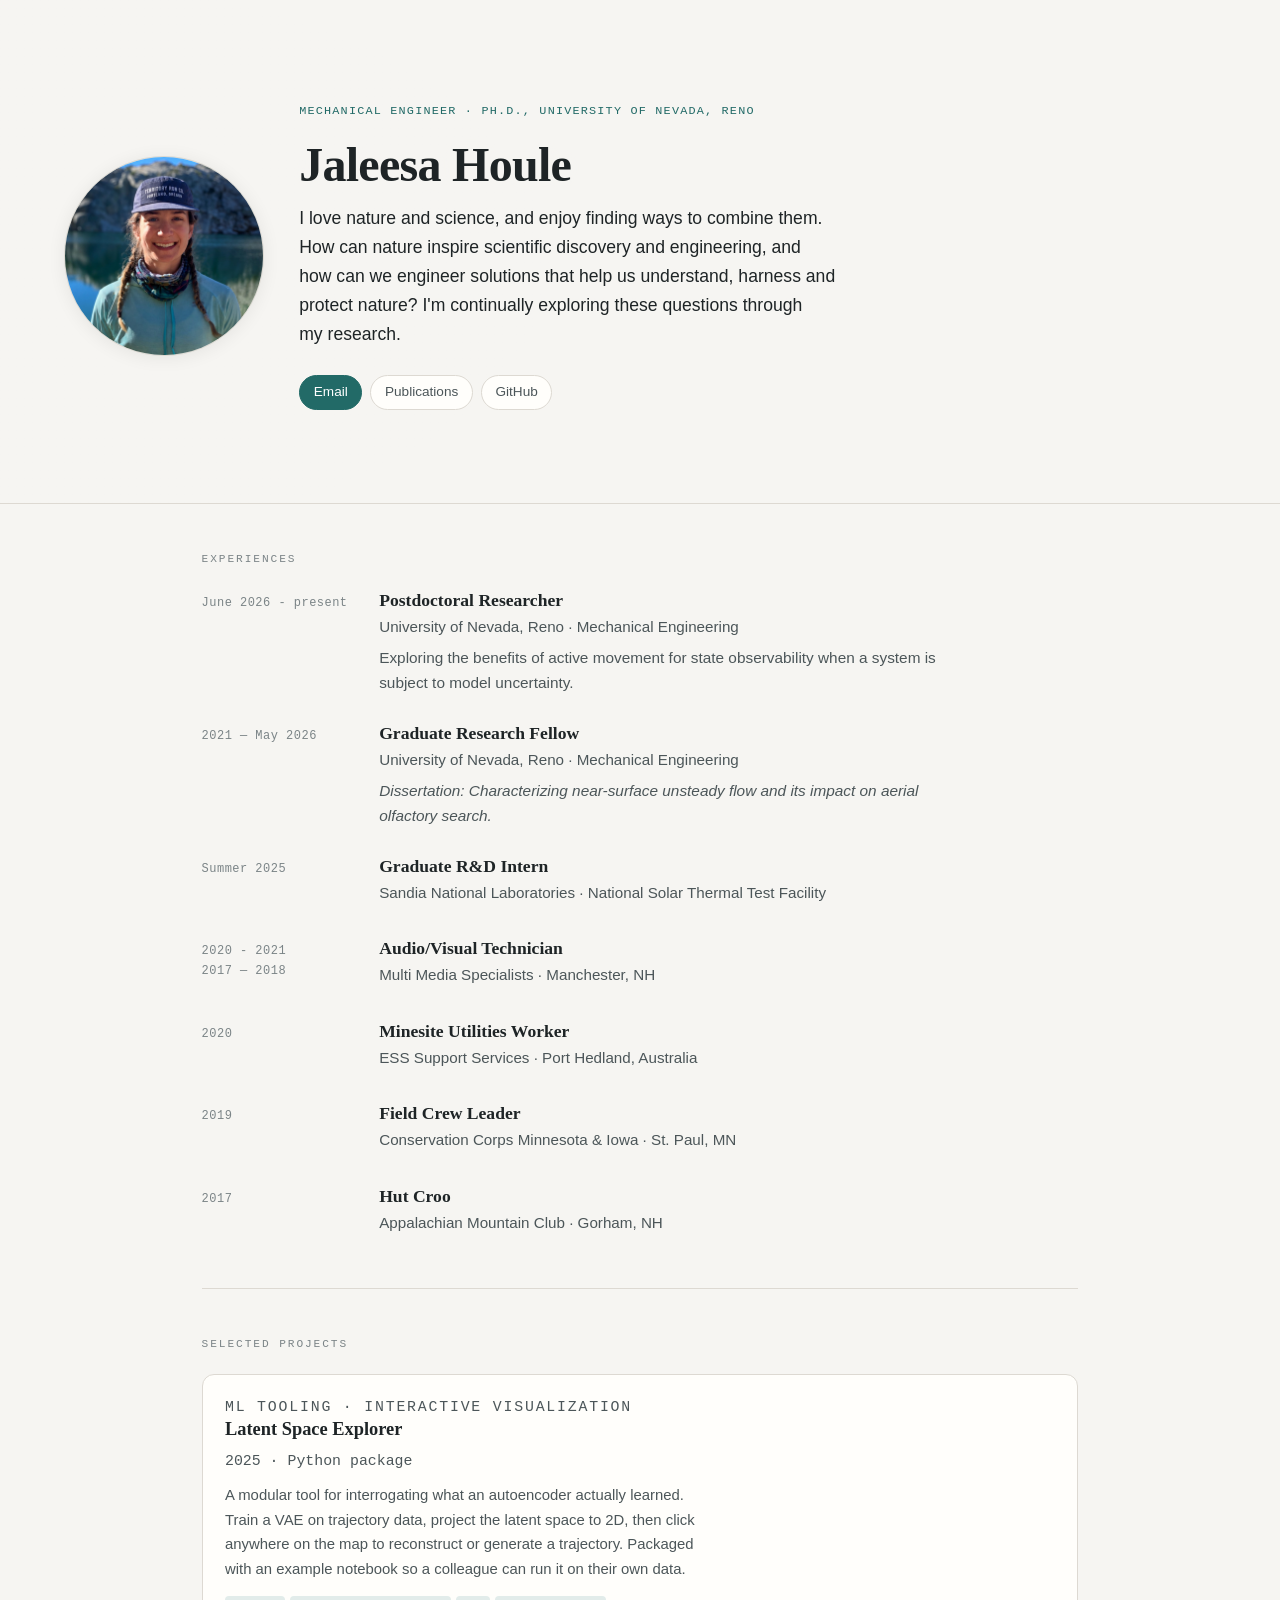
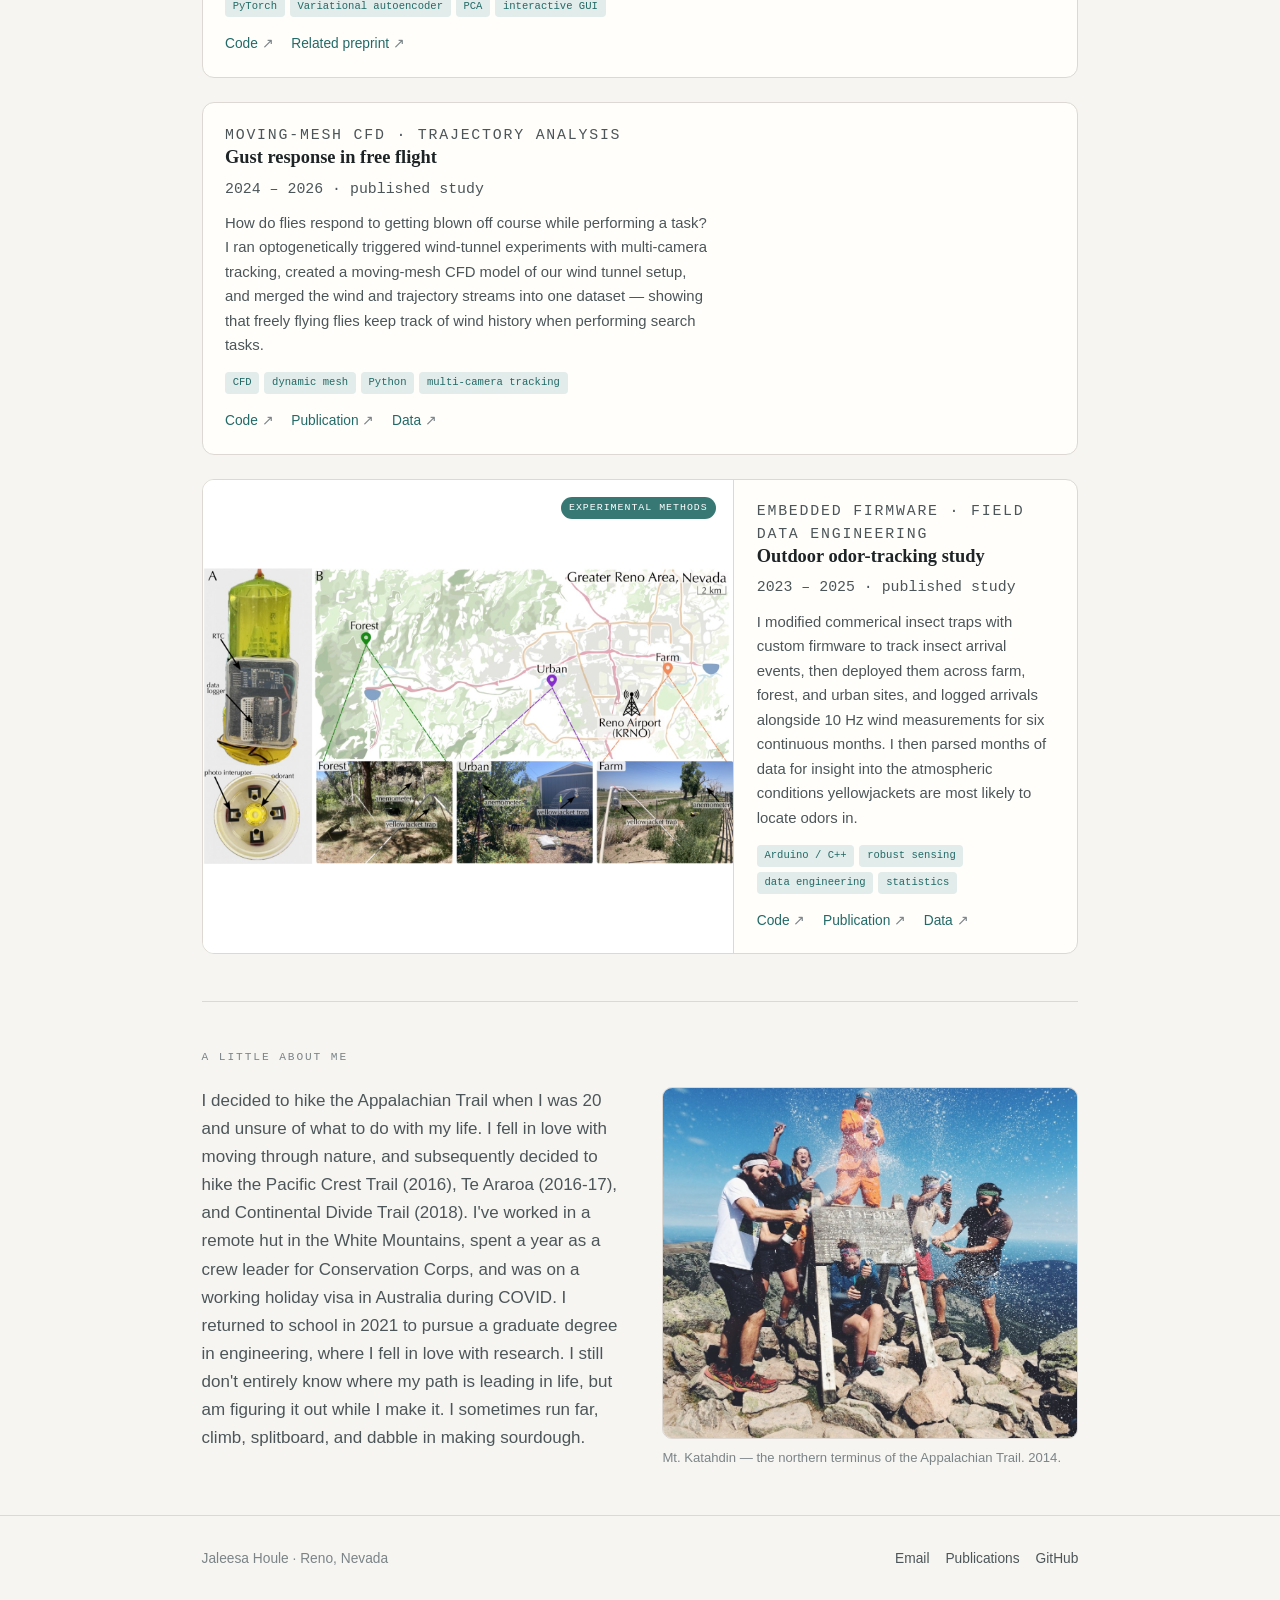
<file: index.html>
<!DOCTYPE html>
<html lang="en">
<head>
<meta charset="utf-8">
<meta name="viewport" content="width=device-width, initial-scale=1">
<title>Jaleesa Houle</title>
<meta name="description" content="Jaleesa Houle — mechanical engineer (Ph.D., University of Nevada, Reno) working across instrumentation, computational fluid dynamics, and machine learning for physical systems.">
<link rel="stylesheet" href="style.css">
<link rel="icon" href="data:image/svg+xml,<svg xmlns='http://www.w3.org/2000/svg' viewBox='0 0 100 100'><circle cx='50' cy='50' r='42' fill='%23226a67'/></svg>">
</head>
<body>

<header class="hero hero--video">
  <video class="hero-video" src="assets/banner-butterflies.mp4"
         poster="assets/banner-butterflies.jpg"
         autoplay muted loop playsinline preload="auto"
         aria-label="Butterflies swarming a rock cairn on a mountain summit"
         onerror="this.remove()"></video>
  <div class="hero-scrim" aria-hidden="true"></div>
  <div class="hero-inner">
    <div>
      <p class="kicker">Mechanical Engineer · Ph.D., University of Nevada, Reno</p>
      <h1>Jaleesa Houle</h1>
      <p class="lede">
        I love nature and science, and enjoy finding ways to combine them. 
        How can nature inspire scientific discovery and engineering, and how can we engineer solutions that help us understand, harness and protect nature? I'm continually exploring these questions through my research.
      </p>
      <div class="links">
        <a class="chip primary" href="mailto:jaleesa.houle@gmail.com">Email</a>
        <a class="chip" href="publications.html">Publications</a>
        <a class="chip" href="https://github.com/JaleesaHoule">GitHub</a>
      </div>
    </div>
    <div class="portrait">
      <img src="assets/headshot.jpg" alt="Jaleesa Houle"
           onerror="this.closest('.portrait').classList.add('is-empty')">
      <span class="initials">JH</span>
    </div>
  </div>
</header>


<main class="wrap">


  <section id="experience">
    <p class="section-label">Experiences</p>
    <div class="tl">


      <div class="tl-row">
        <div class="tl-when">June 2026 - present</div>
        <div>
          <h3>Postdoctoral Researcher</h3>
          <p class="tl-org">University of Nevada, Reno · Mechanical Engineering</p>
          <p class="tl-body">
           Exploring the benefits of active movement for state observability when a system is subject to model uncertainty.
          </p>
        </div>
      </div>

      <div class="tl-row">
        <div class="tl-when">2021 — May 2026</div>
        <div>
          <h3>Graduate Research Fellow</h3>
          <p class="tl-org">University of Nevada, Reno · Mechanical Engineering</p>
          <p class="tl-body">
          <i>Dissertation: Characterizing near-surface unsteady flow and its impact on aerial olfactory search. </i>
          </p>
        </div>
      </div>

      <div class="tl-row">
        <div class="tl-when">Summer 2025</div>
        <div>
          <h3>Graduate R&amp;D Intern</h3>
          <p class="tl-org">Sandia National Laboratories · National Solar Thermal Test Facility</p>
          <p class="tl-body">
          </p>
        </div>
      </div>

      <div class="tl-row">
        <div class="tl-when">2020 - 2021 <br> 2017 — 2018 </div>
        <div>
          <h3>Audio/Visual Technician</h3>
          <p class="tl-org">Multi Media Specialists · Manchester, NH</p>
          <p class="tl-body">
          </p>
        </div>
      </div>

      <div class="tl-row">
        <div class="tl-when">2020</div>
        <div>
          <h3>Minesite Utilities Worker</h3>
          <p class="tl-org">ESS Support Services · Port Hedland, Australia</p>
          <p class="tl-body">
          </p>
        </div>
      </div>

      <div class="tl-row">
        <div class="tl-when">2019</div>
        <div>
          <h3>Field Crew Leader</h3>
          <p class="tl-org">Conservation Corps Minnesota &amp; Iowa · St. Paul, MN</p>
          <p class="tl-body">
          </p>
        </div>
      </div>

      <div class="tl-row">
        <div class="tl-when">2017</div>
        <div>
          <h3>Hut Croo</h3>
          <p class="tl-org">Appalachian Mountain Club · Gorham, NH</p>
          <p class="tl-body">
          </p>
        </div>
      </div>
    </div>
  </section>

  <section id="projects">
    <p class="section-label">Selected projects</p>
    <div class="cards">

      <article class="card">
        <div class="card-media">
          <video src="assets/proj-latentexplorer.mp4" poster="assets/proj-latentexplorer.jpg"
                 autoplay muted loop playsinline preload="auto"
                 aria-label="Screen recording of the Latent Space Explorer GUI"
                 onerror="this.closest('.card-media').remove()"></video>
          <span class="media-badge">demo</span>
        </div>
        <div class="card-body">
          <p class="cat">ML tooling · interactive visualization</p>
          <h3>Latent Space Explorer</h3>
          <p class="card-when">2025 · Python package</p>
          <p>
            A modular tool for interrogating what an autoencoder actually learned. Train a VAE on
            trajectory data, project the latent space to 2D, then click anywhere on the map to
            reconstruct or generate a trajectory. Packaged with an example notebook so a colleague
            can run it on their own data.
          </p>
          <div class="tags"><span class="tag">PyTorch</span><span class="tag">Variational autoencoder</span><span class="tag">PCA</span><span class="tag">interactive GUI</span></div>
          <div class="card-links">
            <a href="https://github.com/JaleesaHoule/LatentSpaceExplorer">Code</a>
            <a href="https://doi.org/10.64898/2026.07.21.739673">Related preprint</a>
          </div>
        </div>
      </article>

      <article class="card">
        <div class="card-media card-media--ink">
          <video src="assets/proj-gustresponse.mp4" poster="assets/proj-gustresponse.jpg"
                 autoplay muted loop playsinline preload="auto"
                 aria-label="Measured flight trajectory overlaid on the simulated gust flow field"
                 onerror="this.closest('.card-media').remove()"></video>
          <span class="media-badge">CFD & trajectory overlayed</span>
        </div>
        <div class="card-body">
          <p class="cat">Moving-mesh CFD · trajectory analysis</p>
          <h3>Gust response in free flight</h3>
          <p class="card-when">2024 – 2026 · published study</p>
          <p>
            How do flies respond to getting blown off course while performing a task? I ran optogenetically triggered wind-tunnel
            experiments with multi-camera tracking, created a moving-mesh CFD model of our wind tunnel setup, and merged the wind and trajectory streams into
            one dataset — showing that freely flying flies keep track of wind history when performing search tasks.
          </p>
          <div class="tags"><span class="tag">CFD</span><span class="tag">dynamic mesh</span><span class="tag">Python</span><span class="tag">multi-camera tracking</span></div>
          <div class="card-links">
            <a href="https://github.com/JaleesaHoule/GustResponseOptoTracking">Code</a>
            <a href="https://doi.org/10.1242/jeb.252635">Publication</a>
            <a href="https://doi.org/10.5061/dryad.gb5mkkx4x">Data</a>
          </div>
        </div>
      </article>

      <article class="card">
        <div class="card-media">
          <img src="assets/proj-yellowjacket.jpg"
               alt="An instrumented trap with its datalogger and real-time clock labeled, beside a map of the three deployment sites — forest, urban, and farm — with photos of each installation"
               onerror="this.closest('.card-media').remove()">
           <span class="media-badge">experimental methods</span>     
        </div>
        <div class="card-body">
          <p class="cat">Embedded firmware · field data engineering</p>
          <h3>Outdoor odor-tracking study</h3>
          <p class="card-when">2023 – 2025 · published study</p>
          <p>
            I modified commerical insect traps with custom firmware to track insect arrival events, then deployed them across farm,
            forest, and urban sites, and logged arrivals alongside 10 Hz wind measurements for six continuous
            months. I then parsed months of data for insight into the atmospheric conditions yellowjackets are most likely to locate odors in.
          </p>
          <div class="tags"><span class="tag">Arduino / C++</span><span class="tag">robust sensing</span><span class="tag">data engineering</span><span class="tag">statistics</span> </div>  
          <div class="card-links">
            <a href="https://github.com/JaleesaHoule/YellowJacketTracking">Code</a>
            <a href="https://doi.org/10.1098/rsbl.2025.0603">Publication</a>
            <a href="https://doi.org/10.5061/dryad.wwpzgmsx0">Data</a>
          </div>
        </div>
      </article>

    </div>
  </section>
 
  <section id="beyond">
    <p class="section-label">A little about me</p>
    <div class="about">
      <div class="prose">
        <p>
          I decided to hike the Appalachian Trail when I was 20 and unsure of what to do with my life. I fell in love with moving through nature, and subsequently decided to hike the Pacific Crest Trail (2016), Te Araroa (2016-17), and Continental Divide Trail (2018). I've worked in a remote hut in the White Mountains, spent a year as a crew leader for Conservation Corps, and was on a working holiday visa in Australia during COVID. I returned to school in 2021 to pursue a graduate degree in engineering, where I fell in love with research. I still don't entirely know where my path is leading in life, but am figuring it out while I make it. I sometimes run far, climb, splitboard, and dabble in making sourdough.
        </p>
      </div>
      <figure class="about-photo">
        <img src="assets/about-katahdin.jpg"
             alt="A group of thru-hikers spraying champagne at the summit sign on Katahdin, the northern terminus of the Appalachian Trail"
             loading="lazy"
             onerror="this.closest('figure').remove()">
        <figcaption> Mt. Katahdin — the northern terminus of the Appalachian Trail. 2014.</figcaption>
      </figure>
    </div>
  </section>

</main>

<footer>
  <div class="wrap footer-inner">
    <span>Jaleesa Houle · Reno, Nevada</span>
    <span class="footer-links">
      <a href="mailto:jaleesa.houle@gmail.com">Email</a>
      <a href="publications.html">Publications</a>
      <a href="https://github.com/JaleesaHoule">GitHub</a>
    </span>
  </div>
</footer>

<script>
/* Card demo videos: play only while on screen, click to toggle,
   and never autoplay for visitors who ask for reduced motion. */
(function () {
  var reduced = window.matchMedia('(prefers-reduced-motion: reduce)').matches;
  var videos = [].slice.call(document.querySelectorAll('.card-media video, .hero-video'));
  if (!videos.length) return;

  // Reduced motion: cancel the markup autoplay, hand over manual controls.
  if (reduced) {
    videos.forEach(function (v) { v.autoplay = false; v.pause(); v.controls = true; });
    return;
  }

  videos.forEach(function (v) {
    // Click toggles. A manual pause sticks — scrolling won't restart it.
    v.addEventListener('click', function () {
      if (v.paused) { v.dataset.userPaused = ''; v.play(); }
      else { v.dataset.userPaused = '1'; v.pause(); v.controls = true; }
    });

    // The autoplay attribute covers anything already on screen at load, but a
    // browser can still refuse it. Nudge it once the data is there, and fall
    // back to controls if the play promise is rejected outright.
    var kick = function () {
      if (v.dataset.userPaused) return;
      var p = v.play();
      if (p && p.catch) p.catch(function () { v.controls = true; });
    };
    if (v.readyState >= 2) kick();
    v.addEventListener('loadeddata', kick, { once: true });
  });

  if (!('IntersectionObserver' in window)) return;

  // Pause offscreen so background tabs and long scrolls aren't decoding video.
  // rootMargin starts playback just before the card enters the viewport.
  var io = new IntersectionObserver(function (entries) {
    entries.forEach(function (e) {
      var v = e.target;
      if (e.isIntersecting) {
        if (!v.dataset.userPaused) {
          var p = v.play();
          if (p && p.catch) p.catch(function () {});
        }
      } else if (!v.paused) {
        v.pause();
      }
    });
  }, { threshold: 0.15, rootMargin: '150px 0px' });

  videos.forEach(function (v) { io.observe(v); });
})();
</script>
</body>
</html>
</file>
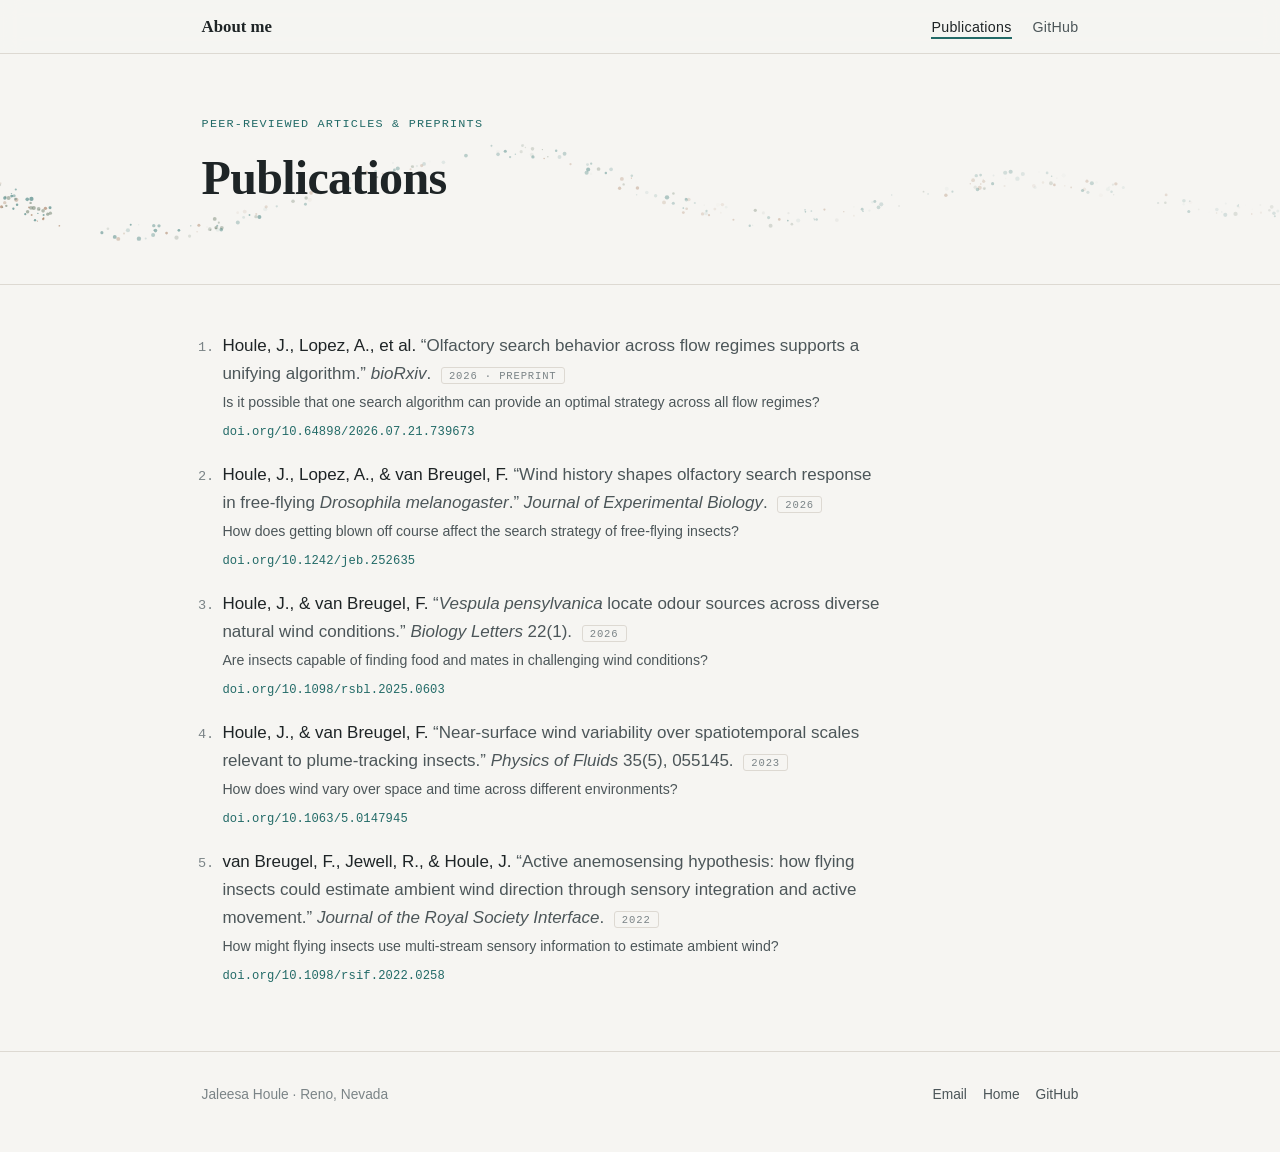
<file: publications.html>
<!DOCTYPE html>
<html lang="en">
<head>
<meta charset="utf-8">
<meta name="viewport" content="width=device-width, initial-scale=1">
<title>Publications — Jaleesa Houle</title>
<meta name="description" content="Peer-reviewed publications and preprints by Jaleesa Houle on olfactory search, near-surface wind variability, and wind estimation.">
<link rel="stylesheet" href="style.css">
<link rel="icon" href="data:image/svg+xml,<svg xmlns='http://www.w3.org/2000/svg' viewBox='0 0 100 100'><circle cx='50' cy='50' r='42' fill='%23226a67'/></svg>">
</head>
<body>

<nav class="nav">
  <div class="nav-inner">
    <a class="nav-name" href="index.html">About me</a>
    <a class="nav-link" href="publications.html" aria-current="page">Publications</a>
    <a class="nav-link" href="https://github.com/JaleesaHoule">GitHub</a>
  </div>
</nav>

<header class="hero">
  <canvas id="plume" aria-hidden="true"></canvas>
  <div class="hero-inner">
    <div>
      <p class="kicker">Peer-reviewed articles &amp; preprints</p>
      <h1>Publications</h1>
      <p class="lede">
      </p>
    </div>
  </div>
</header>

<main class="wrap">

  <section id="pubs">
    <ol class="pubs">
      <li>
        <span class="title">Houle, J., Lopez, A., et al.</span>
        “Olfactory search behavior across flow regimes supports a unifying algorithm.”
        <span class="venue">bioRxiv</span>.
        <span class="status">2026 · preprint</span>
        <br>
        <small>Is it possible that one search algorithm can provide an optimal strategy across all flow regimes?</small>
        <br>
        <a href="https://doi.org/10.64898/2026.07.21.739673">doi.org/10.64898/2026.07.21.739673</a>
      </li>
      <li>
        <span class="title">Houle, J., Lopez, A., &amp; van Breugel, F.</span>
        “Wind history shapes olfactory search response in free-flying
        <em>Drosophila melanogaster</em>.”
        <span class="venue">Journal of Experimental Biology</span>.
        <span class="status">2026</span>
        <br>
        <small>How does getting blown off course affect the search strategy of free-flying insects?</small>
        <br>
        <a href="https://doi.org/10.1242/jeb.252635">doi.org/10.1242/jeb.252635</a>
      </li>
      <li>
        <span class="title">Houle, J., &amp; van Breugel, F.</span>
        “<em>Vespula pensylvanica</em> locate odour sources across diverse natural wind conditions.”
        <span class="venue">Biology Letters</span> 22(1).
        <span class="status">2026</span>
        <br>
        <small>Are insects capable of finding food and mates in challenging wind conditions?</small>
        <br>
        <a href="https://doi.org/10.1098/rsbl.2025.0603">doi.org/10.1098/rsbl.2025.0603</a>
      </li>
      <li>
        <span class="title">Houle, J., &amp; van Breugel, F.</span>
        “Near-surface wind variability over spatiotemporal scales relevant to plume-tracking
        insects.”
        <span class="venue">Physics of Fluids</span> 35(5), 055145.
        <span class="status">2023</span>
        <br>
        <small>How does wind vary over space and time across different environments? </small>
        <br>
        <a href="https://doi.org/10.1063/5.0147945">doi.org/10.1063/5.0147945</a>
      </li>
      <li>
        <span class="title">van Breugel, F., Jewell, R., &amp; Houle, J.</span>
        “Active anemosensing hypothesis: how flying insects could estimate ambient wind direction
        through sensory integration and active movement.”
        <span class="venue">Journal of the Royal Society Interface</span>.
        <span class="status">2022</span>
        <br>
        <small>How might flying insects use multi-stream sensory information to estimate ambient wind? </small>
        <br>
        <a href="https://doi.org/10.1098/rsif.2022.0258">doi.org/10.1098/rsif.2022.0258</a>
      </li>
    </ol>

  </section>

</main>

<footer>
  <div class="wrap footer-inner">
    <span>Jaleesa Houle · Reno, Nevada</span>
    <span class="footer-links">
      <a href="mailto:jaleesa.houle@gmail.com">Email</a>
      <a href="index.html">Home</a>
      <a href="https://github.com/JaleesaHoule">GitHub</a>
    </span>
  </div>
</footer>

<script src="plume.js"></script>
</body>
</html>
</file>
<file: style.css>
/* ---------------------------------------------------------------
   Jaleesa Houle — portfolio styles
   Palette: teal + earth + greyscale. Light/dark follow the OS.
   --------------------------------------------------------------- */

:root {
  --ink:        #1e2426;
  --ink-soft:   #4c5659;
  --ink-faint:  #7b8487;
  --rule:       #ddd9d2;
  --bg:         #f6f5f2;
  --bg-panel:   #fffefb;
  --bg-sunk:    #efeeea;

  --teal:       #226a67;
  --teal-deep:  #17504e;
  --teal-soft:  #e2ecea;
  --clay:       #9a6a48;
  --sage:       #6d7f6c;

  --serif: "Iowan Old Style", "Palatino Linotype", Palatino, "Book Antiqua", Georgia, serif;
  --sans: -apple-system, BlinkMacSystemFont, "Segoe UI", "Helvetica Neue", Arial, sans-serif;
  --mono: "SF Mono", "JetBrains Mono", Menlo, Consolas, monospace;

  --measure: 70ch;
  --page: 58rem;
}

@media (prefers-color-scheme: dark) {
  :root {
    --ink:        #e8e6e1;
    --ink-soft:   #aeaaa2;
    --ink-faint:  #7f7a72;
    --rule:       #2e3436;
    --bg:         #15191a;
    --bg-panel:   #1c2123;
    --bg-sunk:    #191e1f;

    --teal:       #6cb5ae;
    --teal-deep:  #8ecec7;
    --teal-soft:  #1c2b2a;
    --clay:       #c18f69;
    --sage:       #8ea68c;
  }
}

*, *::before, *::after { box-sizing: border-box; }

html { scroll-behavior: smooth; scroll-padding-top: 4rem; }
@media (prefers-reduced-motion: reduce) { html { scroll-behavior: auto; } }

body {
  margin: 0;
  background: var(--bg);
  color: var(--ink);
  font-family: var(--sans);
  font-size: 17px;
  line-height: 1.65;
  -webkit-font-smoothing: antialiased;
}

.wrap { max-width: var(--page); margin: 0 auto; padding: 0 1.6rem; }

a { color: var(--teal); text-decoration: none; }
a:hover { text-decoration: underline; text-underline-offset: 3px; }

h1, h2, h3 { font-family: var(--serif); font-weight: 600; line-height: 1.22; }

/* ---------- nav ---------- */

.nav {
  position: sticky; top: 0; z-index: 20;
  background: color-mix(in srgb, var(--bg) 90%, transparent);
  backdrop-filter: blur(10px);
  border-bottom: 1px solid var(--rule);
}
.nav-inner {
  max-width: var(--page); margin: 0 auto;
  padding: 0.8rem 1.6rem;
  display: flex; align-items: baseline; gap: 1.3rem; flex-wrap: wrap;
}
.nav-name {
  font-family: var(--serif); font-size: 1.05rem; font-weight: 600;
  color: var(--ink); margin-right: auto;
}
.nav-name:hover { text-decoration: none; color: var(--teal); }
.nav a.nav-link { color: var(--ink-soft); font-size: 0.89rem; letter-spacing: 0.02em; }
.nav a.nav-link:hover { color: var(--teal); text-decoration: none; }
.nav a.nav-link[aria-current="page"] { color: var(--ink); box-shadow: inset 0 -2px 0 var(--teal); }

/* ---------- hero ---------- */

.hero { position: relative; overflow: hidden; border-bottom: 1px solid var(--rule); }
#plume { position: absolute; inset: 0; width: 100%; height: 100%; pointer-events: none; }
.hero-inner {
  position: relative;
  max-width: var(--page); margin: 0 auto;
  padding: 3.8rem 1.6rem 3.2rem;
  display: grid; grid-template-columns: 1fr auto; gap: 2.8rem; align-items: center;
}
.hero h1 {
  font-size: clamp(2.1rem, 5vw, 3rem);
  margin: 0 0 0.6rem; letter-spacing: -0.015em;
}
.kicker {
  font-family: var(--mono);
  font-size: 0.74rem; letter-spacing: 0.1em; text-transform: uppercase;
  color: var(--teal); margin: 0 0 0.9rem; text-wrap: nowrap;
}
.hero .lede { font-size: 1.1rem; color: var(--ink-soft); max-width: 200ch; margin: 0 0 1.6rem; }

.portrait {
  width: 200px; height: 200px; border-radius: 50%;
  overflow: hidden; background: var(--teal-soft);
  border: 1px solid var(--rule);
  box-shadow: 0 2px 18px rgba(0, 0, 0, 0.07);
  flex: none; display: grid; place-items: center;
}
.portrait img { width: 100%; height: 100%; object-fit: cover; display: block; }
.portrait .initials { display: none; font-family: var(--serif); font-size: 3rem; color: var(--teal); }
.portrait.is-empty img { display: none; }
.portrait.is-empty .initials { display: block; }

.links { display: flex; flex-wrap: wrap; gap: 0.5rem; }
.chip {
  display: inline-block; padding: 0.34rem 0.85rem;
  border: 1px solid var(--rule); border-radius: 999px;
  background: var(--bg-panel); font-size: 0.85rem; color: var(--ink-soft);
}
.chip:hover { border-color: var(--teal); color: var(--teal); text-decoration: none; }
.chip.primary { background: var(--teal); border-color: var(--teal); color: #fff; }
.chip.primary:hover { background: var(--teal-deep); border-color: var(--teal-deep); color: #fff; }
@media (prefers-color-scheme: dark) {
  .chip.primary, .chip.primary:hover { color: #10201f; }
}

/* ---------- hero with video behind it ----------

   Three stacked layers inside .hero, back to front:
     0  .hero-video   the footage, cover-cropped
     1  .hero-scrim   veil that buys back text contrast
     2  .hero-inner   the actual content
   ------------------------------------------------ */

.hero--video {
  min-height: clamp(23rem, 56vh, 32rem);
  display: grid;
  align-items: center;
}
.hero-video {
  position: absolute;
  inset: 0;
  z-index: 0;
  width: 100%;
  height: 100%;
  object-fit: cover;
  object-position: center 52%;   /* keeps the cairn and the butterflies' band of sky */
  /* The footage is hazy — distant ranges through summer air. This puts some
     snap back into the rock and makes the butterflies legible against the sky. */
  filter: contrast(1.18) saturate(1.12) brightness(0.98);
}

/* The footage is bright — pale sky over sunlit rock — so dark body text needs a
   veil to stay readable. Opaque behind the text, falling away to the right so
   the butterflies still read behind and around the portrait. Built from var(--bg)
   so it veils toward cream in light mode and toward charcoal in dark. */
.hero-scrim {
  position: absolute;
  inset: 0;
  z-index: 1;
  /* Pool width is in PIXELS, not a percentage. The content cluster is a fixed
     px width, so a %-of-viewport pool drifts out from under the text — at 1100px
     that left the lede at 1.0:1, i.e. invisible. In px the protection tracks the
     text at every viewport width instead. Stops are fractions of that radius. */
  /* Deliberately thin, so the footage stays visible right across the frame. The
     text is legible because each glyph carries its own halo (see .hero--video
     text-shadow below) rather than because the whole area is veiled. */
  --pool-w: 1250px;
  --pool-mid: 58%;
  --pool-end: 86%;
  background:
    /* A pool of page colour anchored behind the text block. A plain left-to-right
       ramp left the lede sitting over mid-tone rock at only 2.4:1 — this keeps the
       protection with the text instead of spreading it evenly. */
    radial-gradient(var(--pool-w) 130% at 0% 52%,
      color-mix(in srgb, var(--bg) 95%, transparent) 0%,
      color-mix(in srgb, var(--bg) 86%, transparent) 40%,
      color-mix(in srgb, var(--bg) 66%, transparent) var(--pool-mid),
      transparent var(--pool-end)),
    /* Light overall veil. Kept thin so the footage keeps its contrast; the
       radial above is what protects the text. */
    linear-gradient(100deg,
      color-mix(in srgb, var(--bg) 20%, transparent) 0%,
      color-mix(in srgb, var(--bg) 6%, transparent) 70%,
      transparent 100%);
}

/* No breakpoint override needed: a px-sized pool already scales correctly with
   the fixed-width cluster. */

/* Pack the portrait and text into a left-aligned cluster and break out of the
   centred page column, so the right of the frame stays open footage. */
.hero--video .hero-inner {
  grid-template-columns: auto minmax(0, 34rem);
  justify-content: start;
  column-gap: 2.2rem;
  max-width: none;
  margin: 0;
  padding-left: clamp(1.6rem, 5vw, 5rem);
  padding-right: 1.6rem;
}
/* Portrait first, text to its right. Reordered in CSS rather than markup so the
   document still reads name-then-photo for screen readers. */
.hero--video .portrait { order: -1; }

/* Keep the lede inside the protected pool rather than running out over rock. */
/* The grid column governs the measure now, so no extra cap here. `pretty` asks
   the browser to avoid a short last line rather than filling greedily. */
.hero--video .lede {
  max-width: none;
  text-wrap: pretty;
  /* Darker than the usual --ink-soft, since it sits on footage rather than on
     flat page colour. */
  color: var(--ink);
}

/* Per-glyph halo, drawn in the page colour. This is what makes a thin veil
   workable: contrast is bought locally around each letter instead of by
   flooding the whole hero, so the footage stays visible between the words.
   Built from var(--bg), so it is a pale halo behind dark text in light mode and
   a dark one behind light text in dark mode. */
.hero--video .kicker,
.hero--video h1,
.hero--video .lede {
  text-shadow:
    0 0 3px var(--bg),
    0 0 8px var(--bg),
    0 0 18px var(--bg);
}

.hero--video #plume { z-index: 2; }
.hero--video .hero-inner { z-index: 3; }

@media (max-width: 44rem) {
  /* Stacked layout puts the portrait on top and text below, so the veil runs
     vertically instead: footage visible up top, solid behind the words. */
  .hero--video { min-height: 0; }

  /* Full-bleed `cover` fails on a portrait viewport: filling a 390x560 box from
     a 2.53:1 clip scales to height and leaves only ~28% of the frame's width
     visible — a narrow slice of empty sky. Showing it as a band instead keeps
     the aspect close to the source, so most of the scene (cairn, butterflies)
     is actually in view. The mask fades its own bottom edge, which is robust to
     however tall the hero ends up. */
  .hero-video {
    height: 13rem;
    bottom: auto;
    object-position: center 46%;
    -webkit-mask-image: linear-gradient(180deg, #000 0%, #000 58%, transparent 100%);
    mask-image: linear-gradient(180deg, #000 0%, #000 58%, transparent 100%);
  }

  /* The kicker is `nowrap` for the desktop layout, where it has room on one
     line. On a phone it doesn't fit, and because .hero is overflow:hidden it
     was being silently clipped rather than pushing the page wide — so it never
     showed up as an overflow. Let it wrap here. */
  .hero--video .kicker {
    text-wrap: wrap;
    white-space: normal;
  }

  /* Stack it. This override is essential: `.hero--video .hero-inner` outranks
     the generic mobile `.hero-inner` rule, so without it the hero stayed a
     two-column grid and squeezed the text into ~143px beside the portrait,
     which is what forced the kicker into five lines.
     The padding-top also clears space so the footage is genuinely visible
     rather than a thin strip behind the portrait. */
  .hero--video .hero-inner {
    grid-template-columns: 1fr;
    row-gap: 1.1rem;
    padding-top: 9.5rem;
    padding-bottom: 2.4rem;
    padding-left: 1.5rem;
    padding-right: 1.5rem;
  }

  /* No scrim needed: the video is a band that fades out via its own mask, and
     all the text sits below it on the plain page background. */
  .hero-scrim { background: none; }
}

/* ---------- sections ---------- */

section { padding: 2.9rem 0; border-bottom: 1px solid var(--rule); }
section:last-of-type { border-bottom: 0; }

.section-label {
  font-family: var(--mono);
  font-size: 0.7rem; letter-spacing: 0.17em; text-transform: uppercase;
  color: var(--ink-faint); margin: 0 0 1.3rem;
}

h2.head { font-size: 1.5rem; margin: 0 0 1rem; }
h3 { font-size: 1.1rem; margin: 0 0 0.3rem; }

p { max-width: var(--measure); }
p + p { margin-top: 1rem; }
.prose p { color: var(--ink-soft); }
.prose strong { color: var(--ink); font-weight: 600; }

/* ---------- experience timeline ---------- */

.tl { display: grid; gap: 1.7rem; }
.tl-row { display: grid; grid-template-columns: 9.5rem 1fr; gap: 1.6rem; align-items: baseline; }
.tl-when {
  font-family: var(--mono); font-size: 0.75rem; letter-spacing: 0.04em;
  color: var(--ink-faint); padding-top: 0.25rem;
}
.tl-row h3 { margin-bottom: 0.15rem; }
.tl-org { color: var(--ink-soft); font-size: 0.95rem; margin: 0 0 0.4rem; }
.tl-body { color: var(--ink-soft); font-size: 0.96rem; margin: 0; }

/* ---------- project cards ---------- */

/* One card per row: media on the left, text on the right.
   Collapses to stacked media-over-text on narrow screens. */
.cards { display: grid; gap: 1.5rem; }

.card {
  display: grid;
  grid-template-columns: minmax(0, 1.55fr) minmax(0, 1fr);
  background: var(--bg-panel);
  border: 1px solid var(--rule);
  border-radius: 12px;
  overflow: hidden;
  transition: border-color 0.18s ease, box-shadow 0.18s ease;
}
.card:hover { border-color: color-mix(in srgb, var(--teal) 45%, var(--rule)); box-shadow: 0 3px 16px rgba(0,0,0,0.06); }
@media (prefers-reduced-motion: reduce) { .card { transition: none; } }

/* Media well: edge to edge, full height of the card. `cover` fills the
   column so the media matches the text block instead of floating in it.
   White backing means any residual band on a white-background figure is
   invisible rather than reading as an inset. */
.card-media {
  position: relative;
  background: #fff;
  border-right: 1px solid var(--rule);
  overflow: hidden;
}
/* Match the backing to the media's own background so the letterbox
   from `contain` reads as part of the image, not as an inset frame. */
.card-media--ink { background: #3151a3; }
.card-media img,
.card-media video {
  position: absolute;
  inset: 0;
  width: 100%;
  height: 100%;
  /* `contain`, not `cover`: these are multi-panel figures and instrument
     photos — cropping them loses the evidence they exist to show. */
  object-fit: contain;
  display: block;
}
.card-media video { cursor: pointer; }
.media-badge {
  position: absolute; top: 1.1rem; right: 1.1rem;
  font-family: var(--mono); font-size: 0.62rem; letter-spacing: 0.1em; text-transform: uppercase;
  background: color-mix(in srgb, var(--teal) 90%, transparent); color: #fff;
  padding: 0.16rem 0.5rem; border-radius: 999px;
  pointer-events: none;
}
@media (prefers-color-scheme: dark) { .media-badge { color: #10201f; } }

.card-body { padding: 1.3rem 1.4rem; display: flex; flex-direction: column; justify-content: center; }
.card-body h3 { margin: 0 0 0.5rem; font-size: 1.15rem; }
.card-body p { color: var(--ink-soft); font-size: 0.93rem; margin: 0; max-width: none; }
.card-body p + p { margin-top: 0.6rem; }
.card-when {
  font-family: var(--mono); font-size: 0.7rem; color: var(--ink-faint);
  margin: 0 0 0.55rem;
}

/* Skills eyebrow — what the project demonstrates, stated up front. */
.cat {
  font-family: var(--mono); font-size: 0.66rem; letter-spacing: 0.12em;
  text-transform: uppercase; color: var(--sage); margin: 0 0 0.4rem;
  line-height: 1.5;
}
.when {
  font-family: var(--mono); font-size: 0.75rem; color: var(--ink-faint); white-space: nowrap;
}

.tags { margin-top: 0.9rem; display: flex; flex-wrap: wrap; gap: 0.32rem; }
.tag {
  font-family: var(--mono); font-size: 0.66rem;
  padding: 0.14rem 0.48rem; border-radius: 4px;
  background: var(--teal-soft); color: var(--teal);
}

.card-links {
  margin-top: auto; padding-top: 1rem;
  display: flex; gap: 1.1rem; flex-wrap: wrap;
  font-size: 0.86rem;
}
.card-links a::after { content: " ↗"; color: var(--ink-faint); }

figure { margin: 1.1rem 0 0; }
figure img { width: 100%; border-radius: 8px; border: 1px solid var(--rule); display: block; }
figcaption { font-size: 0.84rem; color: var(--ink-faint); margin-top: 0.45rem; }

/* ---------- about section ---------- */

.about {
  display: grid;
  grid-template-columns: minmax(0, 1fr) minmax(0, 26rem);
  gap: 2.2rem;
  /* stretch, so the figure column takes the full height of the text beside it */
  align-items: stretch;
}

/* The browser's default 1em top margin on the first paragraph pushed the text
   about 17px below the image. Drop it so both columns start on the same line. */
.about .prose > p:first-child { margin-top: 0; }

.about-photo {
  margin: 0;
  display: flex;
  flex-direction: column;
}
/* flex-basis 0 + min-height 0 keeps the image's intrinsic 4:3 height from
   driving the row; it instead fills whatever height the text sets, and crops to
   fit. object-position favours the group over the empty sky and foreground. */
.about-photo img {
  flex: 1 1 0;
  min-height: 0;
  width: 100%;
  object-fit: cover;
  object-position: center 42%;
  border-radius: 10px;
  border: 1px solid var(--rule);
  display: block;
}
.about-photo figcaption {
  font-size: 0.82rem;
  color: var(--ink-faint);
  margin-top: 0.5rem;
  flex: none;
}

@media (max-width: 44rem) {
  /* Stacked: no text height to match, so show the frame uncropped. */
  .about { grid-template-columns: 1fr; gap: 1.4rem; align-items: start; }
  .about-photo img { flex: none; aspect-ratio: 4 / 3; }
}

/* ---------- skills ---------- */

dl.skills { margin: 0; display: grid; gap: 0.95rem; }
dl.skills dt {
  font-family: var(--mono); font-size: 0.7rem; letter-spacing: 0.1em;
  text-transform: uppercase; color: var(--ink-faint); margin-bottom: 0.2rem;
}
dl.skills dd { margin: 0; color: var(--ink-soft); font-size: 0.97rem; }

/* ---------- publications ---------- */

ol.pubs { margin: 0; padding-left: 1.3rem; }
ol.pubs li { margin-bottom: 1.05rem; color: var(--ink-soft); max-width: var(--measure); }
ol.pubs li::marker { font-family: var(--mono); font-size: 0.85rem; color: var(--ink-faint); }
ol.pubs .title { color: var(--ink); }
/* DOI lines read as metadata, like .status and .card-when elsewhere. */
ol.pubs a[href*="doi.org"] {
  font-family: var(--mono);
  font-size: 0.76rem;
  letter-spacing: 0.01em;
  word-break: break-all;
}
.venue { font-style: italic; }
.status {
  font-family: var(--mono); font-size: 0.66rem; letter-spacing: 0.08em; text-transform: uppercase;
  padding: 0.1rem 0.45rem; border: 1px solid var(--rule); border-radius: 3px;
  color: var(--ink-faint); margin-left: 0.3rem; white-space: nowrap;
}

/* ---------- simple lists ---------- */

ul.plain { list-style: none; margin: 0; padding: 0; }
ul.plain li {
  padding: 0.5rem 0; border-bottom: 1px dotted var(--rule);
  display: flex; justify-content: space-between; gap: 1rem; flex-wrap: wrap;
  color: var(--ink-soft); font-size: 0.96rem;
}
ul.plain li:last-child { border-bottom: 0; }

/* ---------- CV page (print source) ---------- */

.entry { margin-bottom: 1.6rem; }
.entry:last-child { margin-bottom: 0; }
.entry-head { display: flex; justify-content: space-between; align-items: baseline; gap: 1rem; flex-wrap: wrap; }
.entry-head h3 { margin: 0; }
.entry .org { color: var(--ink-soft); font-size: 0.95rem; margin: 0.1rem 0 0; }
.entry ul { margin: 0.5rem 0 0; padding-left: 1.1rem; }
.entry li { margin-bottom: 0.35rem; color: var(--ink-soft); max-width: var(--measure); font-size: 0.97rem; }
.entry li::marker { color: var(--teal); }

/* ---------- footer ---------- */

footer { border-top: 1px solid var(--rule); padding: 2rem 0 2.8rem; color: var(--ink-faint); font-size: 0.86rem; }
footer a { color: var(--ink-soft); }
.footer-inner { display: flex; justify-content: space-between; gap: 1rem; flex-wrap: wrap; }
.footer-links { display: flex; gap: 1rem; flex-wrap: wrap; }

/* ---------- responsive ---------- */

@media (max-width: 44rem) {
  .hero-inner { grid-template-columns: 1fr; gap: 1.7rem; padding-top: 2.6rem; }
  .portrait { width: 132px; height: 132px; order: -1; }
  .tl-row { grid-template-columns: 1fr; gap: 0.15rem; }
  .tl-when { padding-top: 0; }
  .project-head { gap: 0.15rem; }

  /* Stack the card: media above text. The media is absolutely positioned,
     so once it is no longer stretched by a grid row it needs its own
     aspect ratio or the well collapses to zero height. */
  .card { grid-template-columns: 1fr; }
  .card-media {
    border-right: 0;
    border-bottom: 1px solid var(--rule);
    aspect-ratio: 16 / 9;
  }
  .card-body { padding: 1.2rem 1.25rem 1.3rem; }
}

/* ---------- print: cv.html is the PDF source ---------- */

@page { size: letter; margin: 0.52in 0.6in; }

@media print {
  :root {
    --bg: #fff; --bg-panel: #fff; --bg-sunk: #fff;
    --ink: #000; --ink-soft: #1c1c1c; --ink-faint: #555;
    --rule: #c6c6c6; --teal: #17504e; --teal-soft: #fff; --sage: #4a5a49;
  }
  body { font-size: 9.6pt; line-height: 1.42; background: #fff; }
  .nav, footer, #plume, .links, .no-print { display: none !important; }
  .wrap { max-width: none; padding: 0; }
  .hero { border-bottom: 1.5px solid #000; overflow: visible; }
  .hero-inner { padding: 0 0 0.45rem; display: block; }
  .hero h1 { font-size: 21pt; margin-bottom: 0.15rem; }
  .hero .lede { font-size: 9.4pt; max-width: none; margin: 0.25rem 0 0; color: #1c1c1c; }
  .kicker { font-size: 7.6pt; margin-bottom: 0.3rem; color: #17504e; }
  .print-contact { display: block !important; font-size: 8.6pt; color: #1c1c1c; margin-top: 0.3rem; }
  /* Sections flow across pages; individual entries stay whole. */
  section { padding: 0.5rem 0 0; border-bottom: 0; }
  .section-label { break-after: avoid; page-break-after: avoid; }
  .section-label {
    font-size: 7.4pt; margin-bottom: 0.4rem; color: #000;
    border-bottom: 0.5px solid #999; padding-bottom: 0.12rem;
  }
  h3 { font-size: 10.6pt; }
  /* Long entries may span a page break, but never orphan their heading. */
  .entry { margin-bottom: 0.6rem; orphans: 2; widows: 2; }
  .entry-head, .entry .org { break-after: avoid; page-break-after: avoid; }
  .entry li { break-inside: avoid; page-break-inside: avoid; }
  .entry li, dl.skills dd, ol.pubs li, ul.plain li { font-size: 9.4pt; }
  .entry li { margin-bottom: 0.12rem; }
  dl.skills { gap: 0.4rem; }
  ol.pubs { padding-left: 1.55rem; }
  ol.pubs li { margin-bottom: 0.28rem; page-break-inside: avoid; }
  ul.plain li { padding: 0.13rem 0; }
  .prose p { max-width: none; }
  .status { border: 0; padding: 0; margin-left: 0.2rem; font-size: 7.6pt; }
  a { color: #000; text-decoration: none; }
}

.print-contact { display: none; }
</file>
